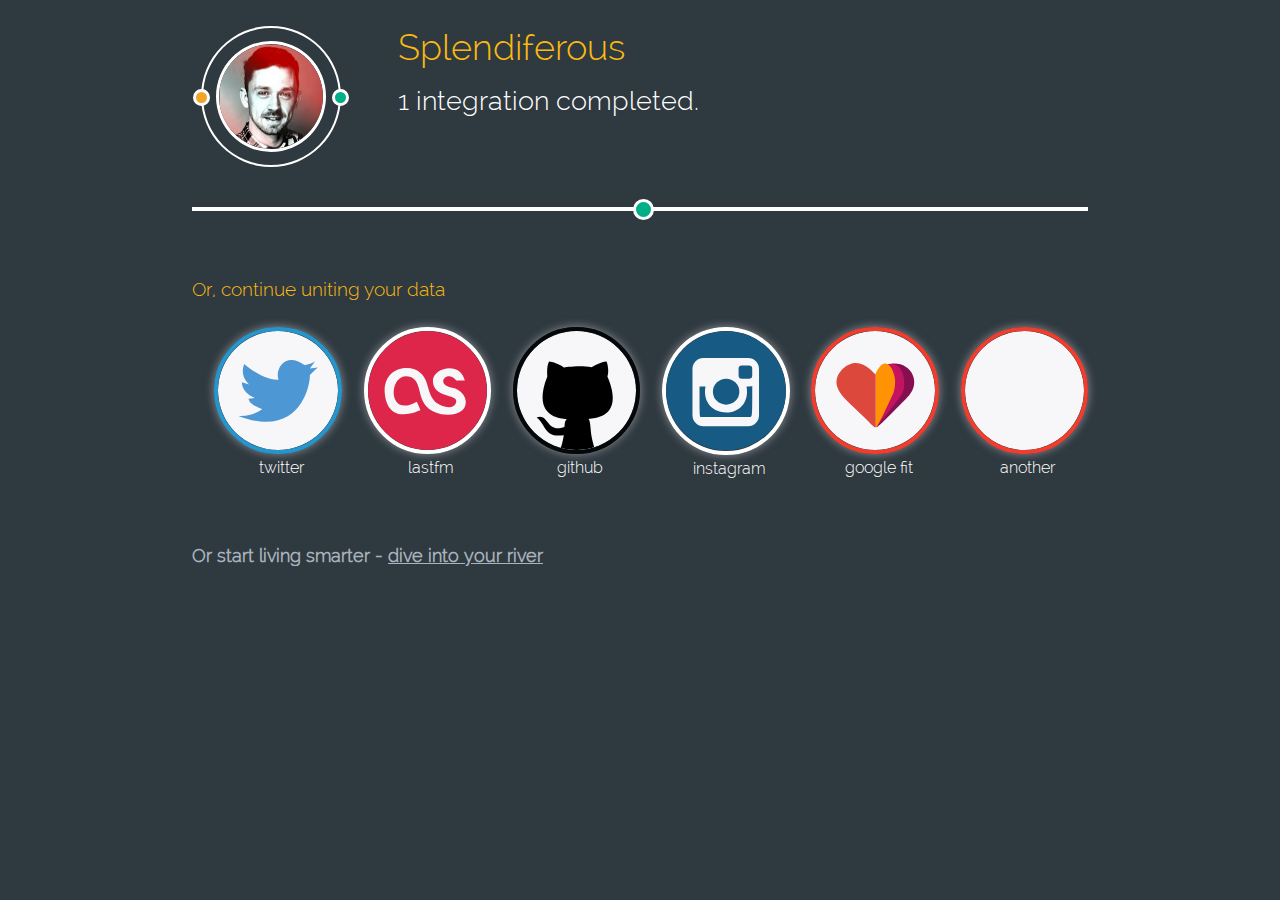
<file: visit-counter-welcome-screen/integration-page-with-drive-into-link.html>
<!DOCTYPE html>
<html>
<head>
<meta charset="utf-8">    
<meta name="viewport" content="width=device-width, initial-scale=1.0" />   
<meta http-equiv="X-UA-Compatible" content="IE=Edge,chrome=1">
<title>Layout</title>
<link rel="stylesheet" type="text/css" href="css/layout.css">
<link rel="stylesheet" type="text/css" href="css/twitter-integration.css">
</head>
<script type="text/javascript" src="js/jquery-1.7.2.min.js"></script>
<script type="text/javascript">
$( document ).ready(function() {
	//Remove below comment to see tick image overlay
		$(".link").click(function(){
			$(this.children[1]).toggle();
			$(this.children[0]).toggleClass("tick-overlay-border");
	});
	
});

</script>
<body>
	<div class="wrapper">
		<div class="welcome-container">
			<div class="logo integrationlogo left-aligned">
				<img src="images/avatar.png" class="integration-logo-img white-border-three-pixle">
				<div class="left-dot dot"></div>
				<div class="right-dot dot"></div>
			</div>
			<div class="welcome-message left-aligned">
				<div class="welcome-message-wrapper">
				<h1 class="orange-color welcome-heading">
					Splendiferous
				</h1>
				<p class="welcome-details">
					1 integration completed.
				</p>
				</div>
			</div>
		</div>	
		<div class="divider">
			<div class="middle-dot-container">
				<span class="middle-dot"></span>
			</div>
		</div>	
			<p class="padding-top-three-percent paragraph-text ">Or, continue uniting your data </p>
		<div class="social-container">
			<div class="social-img-container">
				<a href="#" class="link">
					<img src="images/twittericon.svg" class="social-img twitter" tabindex="0">
					<img src="images/tick.svg" class="social-img tick">
				</a>
				<span class="social-group-title">twitter</span>
			</div>
			<div class="social-img-container" >
				<a href="#" class="link">
					<img src="images/lastfmicon.svg" class="social-img last-fm" tabindex="0">
					<img src="images/tick.svg" class="social-img tick">
				</a>
				<span class="social-group-title">lastfm</span>
			</div>
			<div class="social-img-container" >
				<a href="#" class="link">
					<img src="images/githubicon.svg" class="social-img github" tabindex="0">
					<img src="images/tick.svg" class="social-img tick">
				</a>	
				<span class="social-group-title">github</span>
			</div>
			<div class="social-img-container">
				<a href="#" class="link">
					<img src="images/instagramicon.svg" class="social-img instagram" tabindex="0">
					<img src="images/tick.svg" class="social-img tick">
				</a>	
				<span class="social-group-title">instagram</span>
			</div>
			<div class="social-img-container">
				<a href="#" class="link">
					<img src="images/googlefiticon.svg" class="social-img google-fit" tabindex="0">
					<img src="images/tick.svg" class="social-img tick">
				</a>	
				<span class="social-group-title">google fit</span>
			</div>
			<div class="social-img-container">
				<a href="#" class="link">
					<img src="images/another.svg" class="social-img another" tabindex="0">
					<img src="images/tick.svg" class="social-img tick">
				</a>	
				<span class="social-group-title">another</span>
			</div>

		</div>
		<div class="clear-both"></div>
		<!--Put condition here to show link -->
		<a href="#" class="footer-link">Or start living smarter - <span class="underline">dive into your river</span></a>
		<!--conditional code ends here -->
	</div>
</body>
</html>
</file>
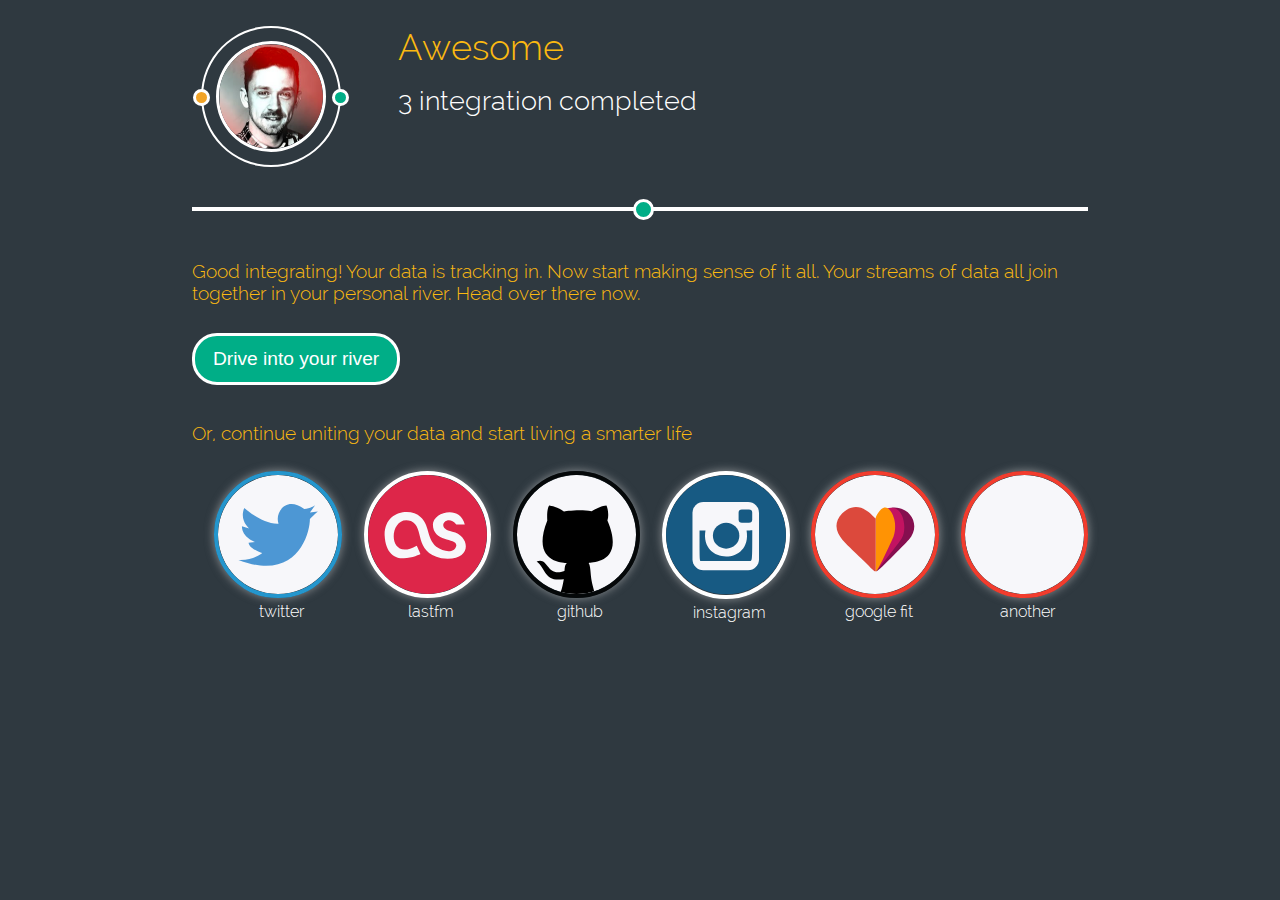
<file: visit-counter-welcome-screen/integration-with-drive-into-btn.html>
<!DOCTYPE html>
<html>
<head>
<meta charset="utf-8">    
<meta name="viewport" content="width=device-width, initial-scale=1.0" />   
<meta http-equiv="X-UA-Compatible" content="IE=Edge,chrome=1">
<title>Layout</title>
<link rel="stylesheet" type="text/css" href="css/layout.css">
<link rel="stylesheet" type="text/css" href="css/twitter-integration.css">
</head>
<script type="text/javascript" src="js/jquery-1.7.2.min.js"></script>
<script type="text/javascript">
$( document ).ready(function() {
	//Remove below comment to see tick image overlay
		$(".link").click(function(){
			$(this.children[1]).toggle();
			$(this.children[0]).toggleClass("tick-overlay-border");
	});
	
});

</script>
<body>
	<div class="wrapper">
		<div class="welcome-container">
			<div class="logo integrationlogo left-aligned">
				<img src="images/avatar.png" class="integration-logo-img white-border-three-pixle">
				<div class="left-dot dot"></div>
				<div class="right-dot dot"></div>
			</div>
			<div class="welcome-message left-aligned">
				<div class="welcome-message-wrapper">
				<h1 class="orange-color welcome-heading">
					Awesome 
				</h1>
				<p class="welcome-details">
					3 integration completed
				</p>
				</div>
			</div>
		</div>	
		<div class="divider">
			<div class="middle-dot-container">
				<span class="middle-dot"></span>
			</div>
		</div>	
			<p class="padding-one-percent paragraph-text">Good integrating! Your data is tracking in. Now start making sense of it all. Your streams of data all join together in your personal river. Head over there now.</p>
			<button class="custom-button left-aligned">Drive into your river</button>
			<div class="clear-both"></div>
			<p class="padding-top-three-percent paragraph-text ">Or, continue uniting your data and start living a smarter life</p>
		<div class="social-container">
			<div class="social-img-container">
				<a href="#" class="link">
					<img src="images/twittericon.svg" class="social-img twitter" tabindex="0">
					<img src="images/tick.svg" class="social-img tick">
				</a>
				<span class="social-group-title">twitter</span>
			</div>
			<div class="social-img-container" >
				<a href="#" class="link">
					<img src="images/lastfmicon.svg" class="social-img last-fm" tabindex="0">
					<img src="images/tick.svg" class="social-img tick">
				</a>
				<span class="social-group-title">lastfm</span>
			</div>
			<div class="social-img-container" >
				<a href="#" class="link">
					<img src="images/githubicon.svg" class="social-img github" tabindex="0">
					<img src="images/tick.svg" class="social-img tick">
				</a>	
				<span class="social-group-title">github</span>
			</div>
			<div class="social-img-container">
				<a href="#" class="link">
					<img src="images/instagramicon.svg" class="social-img instagram" tabindex="0">
					<img src="images/tick.svg" class="social-img tick">
				</a>	
				<span class="social-group-title">instagram</span>
			</div>
			<div class="social-img-container">
				<a href="#" class="link">
					<img src="images/googlefiticon.svg" class="social-img google-fit" tabindex="0">
					<img src="images/tick.svg" class="social-img tick">
				</a>	
				<span class="social-group-title">google fit</span>
			</div>
			<div class="social-img-container">
				<a href="#" class="link">
					<img src="images/another.svg" class="social-img another" tabindex="0">
					<img src="images/tick.svg" class="social-img tick">
				</a>	
				<span class="social-group-title">another</span>
			</div>

		</div>
	</div>
</body>
</html>
</file>
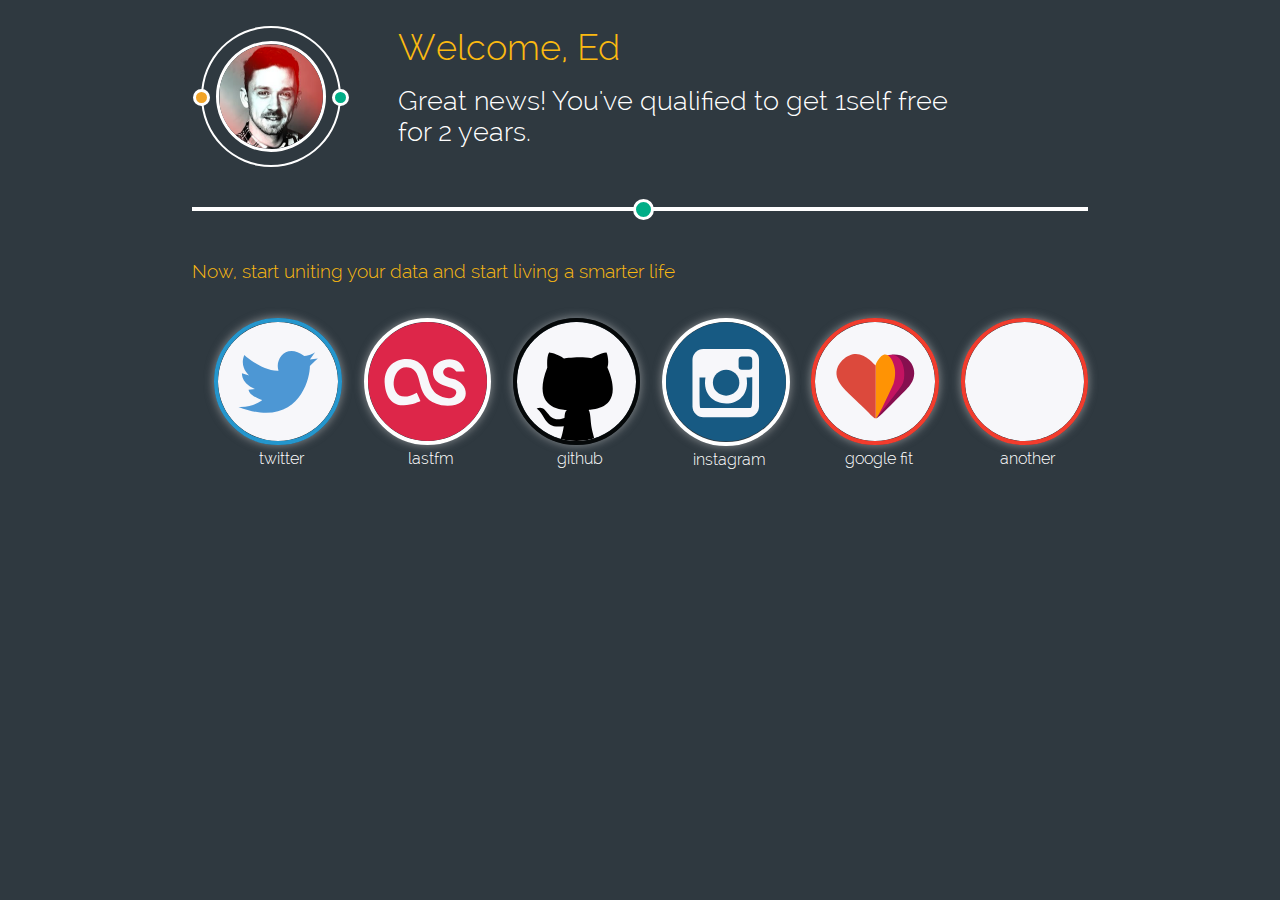
<file: visit-counter-welcome-screen/layout.html>
<!DOCTYPE html>
<html>
<head>
<meta charset="utf-8">    
<meta name="viewport" content="width=device-width, initial-scale=1.0" />   
<meta http-equiv="X-UA-Compatible" content="IE=Edge,chrome=1">
<title>Layout</title>
<link rel="stylesheet" type="text/css" href="css/layout.css">
<link rel="stylesheet" type="text/css" href="css/twitter-integration.css">
</head>
<script type="text/javascript" src="js/jquery-1.7.2.min.js"></script>
<script type="text/javascript">
$( document ).ready(function() {
	//Remove below comment to see tick image overlay
		$(".link").click(function(){
			$(this.children[1]).toggle();
			$(this.children[0]).toggleClass("tick-overlay-border");
	});
	
});

</script>
<body>
	<div class="wrapper">
		<div class="welcome-container">
			<!-- <div class="logo left-aligned">
				<div class="dot left-dot"></div>
				<img src="images/avatar.png" class="avatar">
				<div class="dot right-dot"></div>
			</div> -->

			<div class="logo integrationlogo left-aligned">
				<img src="images/avatar.png" class="integration-logo-img white-border-three-pixle">
				<div class="left-dot dot"></div>
				<div class="right-dot dot"></div>
			</div>
			<div class="welcome-message left-aligned">
				<div class="welcome-message-wrapper">
				<h1 class="orange-color welcome-heading">
					Welcome, <span>Ed</span>
				</h1>
				<p class="welcome-details">
					Great news! You've qualified to get 1self free for 2 years.
				</p>
				</div>
			</div>
		</div>	
		<div class="divider">
			<div class="middle-dot-container">
				<span class="middle-dot"></span>
			</div>
		</div>	
		<p class="padding-one-percent paragraph-text">Now, start uniting your data and start living a smarter life</p>
		<div class="social-container">
			<div class="social-img-container">
				<a href="#" class="link">
					<img src="images/twittericon.svg" class="social-img twitter" tabindex="0">
					<img src="images/tick.svg" class="social-img tick">
				</a>
				<span class="social-group-title">twitter</span>
			</div>
			<div class="social-img-container" >
				<a href="#" class="link">
					<img src="images/lastfmicon.svg" class="social-img last-fm" tabindex="0">
					<img src="images/tick.svg" class="social-img tick">
				</a>
				<span class="social-group-title">lastfm</span>
			</div>
			<div class="social-img-container" >
				<a href="#" class="link">
					<img src="images/githubicon.svg" class="social-img github" tabindex="0">
					<img src="images/tick.svg" class="social-img tick">
				</a>	
				<span class="social-group-title">github</span>
			</div>
			<div class="social-img-container">
				<a href="#" class="link">
					<img src="images/instagramicon.svg" class="social-img instagram" tabindex="0">
					<img src="images/tick.svg" class="social-img tick">
				</a>	
				<span class="social-group-title">instagram</span>
			</div>
			<div class="social-img-container">
				<a href="#" class="link">
					<img src="images/googlefiticon.svg" class="social-img google-fit" tabindex="0">
					<img src="images/tick.svg" class="social-img tick">
				</a>	
				<span class="social-group-title">google fit</span>
			</div>
			<div class="social-img-container">
				<a href="#" class="link">
					<img src="images/another.svg" class="social-img another" tabindex="0">
					<img src="images/tick.svg" class="social-img tick">
				</a>	
				<span class="social-group-title">another</span>
			</div>

		</div>
	</div>
</body>
</html>
</file>
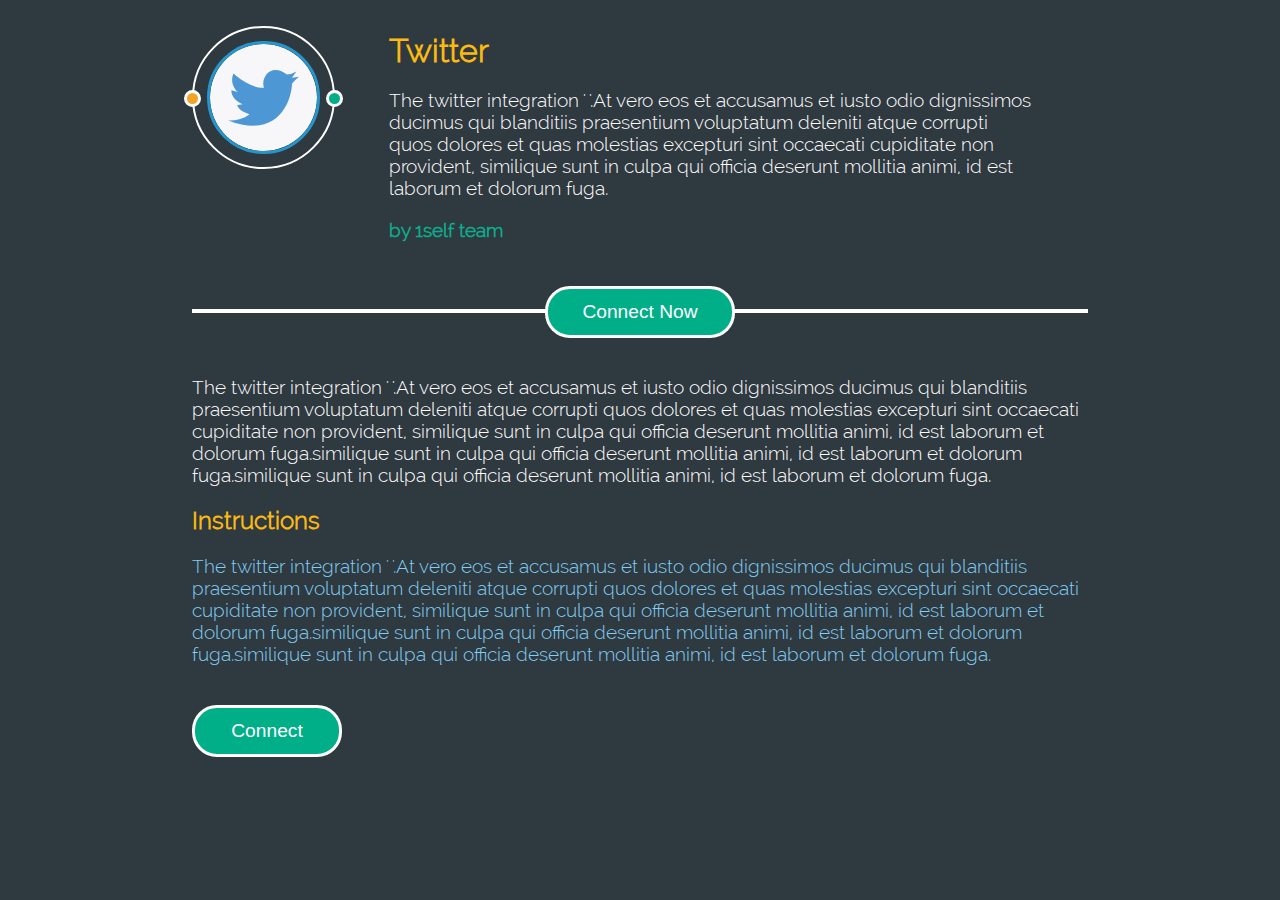
<file: visit-counter-welcome-screen/twitter-integration.html>
<!DOCTYPE html>
<html>
<head>
<meta charset="utf-8">    
<meta name="viewport" content="width=device-width, initial-scale=1.0" />   
<meta http-equiv="X-UA-Compatible" content="IE=Edge,chrome=1">
<title>Layout</title>
<link rel="stylesheet" type="text/css" href="css/layout.css">
<link rel="stylesheet" type="text/css" href="css/twitter-integration.css">


</head>
<script type="text/javascript" src="js/jquery-1.7.2.min.js"></script>
<body>
	<div class="wrapper integration-wrapper">
			<div class="logo integrationlogo left-aligned">
				<img src="images/twittericon.svg" class="integration-logo-img twitter-hero-logo-border">
				<div class="left-dot dot"></div>
				<div class="right-dot dot"></div>
			</div>
			<div class="integration-message left-aligned">
				<h1 class="orange-color">Twitter</h1>
				<p class="custom-paragraph-text">
					The twitter integration ' '.At vero eos et accusamus et iusto odio dignissimos ducimus qui blanditiis praesentium voluptatum deleniti atque corrupti quos dolores et quas molestias excepturi sint occaecati cupiditate non provident, similique sunt in culpa qui officia deserunt mollitia animi, id est laborum et dolorum fuga.
				</p>
				<p></p>
				<span class="green-color custom-paragraph-text bold">by 1self team</span>					
			</div>
			<div class="clear-both"></div>
			<div class="divider">
				<div class="connect-now-btn-container">
					<button class="custom-button connect-now-btn absolute">Connect Now</button>
				</div>
			</div>
			<P class="custom-paragraph-text">
				The twitter integration ' '.At vero eos et accusamus et iusto odio dignissimos ducimus qui blanditiis praesentium voluptatum deleniti atque corrupti quos dolores et quas molestias excepturi sint occaecati cupiditate non provident, similique sunt in culpa qui officia deserunt mollitia animi, id est laborum et dolorum fuga.similique sunt in culpa qui officia deserunt mollitia animi, id est laborum et dolorum fuga.similique sunt in culpa qui officia deserunt mollitia animi, id est laborum et dolorum fuga.
			</P>
			<h2 class="orange-color">Instructions</h2>
			<P class="custom-paragraph-text blue-color">
				The twitter integration ' '.At vero eos et accusamus et iusto odio dignissimos ducimus qui blanditiis praesentium voluptatum deleniti atque corrupti quos dolores et quas molestias excepturi sint occaecati cupiditate non provident, similique sunt in culpa qui officia deserunt mollitia animi, id est laborum et dolorum fuga.similique sunt in culpa qui officia deserunt mollitia animi, id est laborum et dolorum fuga.similique sunt in culpa qui officia deserunt mollitia animi, id est laborum et dolorum fuga.
			</P>
			<button class="custom-button connect-now-btn absolute left-aligned small-btn">Connect</button>
	</div>
</body>
</html>
</file>
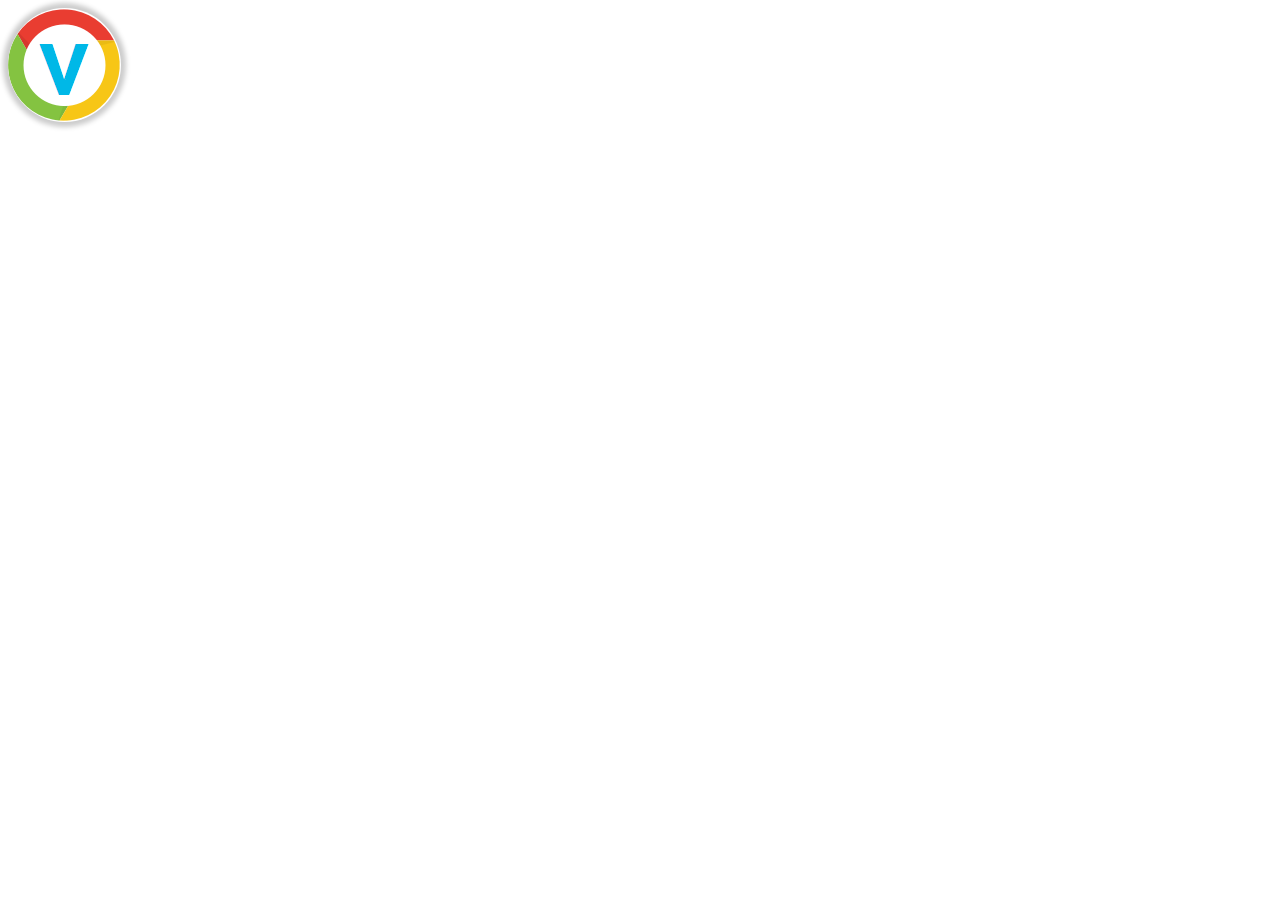
<file: visit-counter/visit-counter/circular-shadow.html>
<!DOCTYPE html>
<html>
<head>
<style> 
img{
	 box-shadow: 0 0 5px 5px #ccc; 
	 border-radius: 50%;
}
</style>
<script type="text/javascript" src="js/jquery-1.7.2.min.js"></script>
<script type="text/javascript">
 
 $( document ).ready(function() {
   $( "img" ).click(function() {
            $("img").css({"box-shadow":"none"});

        });
        
 
});
 


</script>
</head>
<body>
<div>
<img src="images/visit-counter-icon.png">
</div>

</body>
</html>
</file>
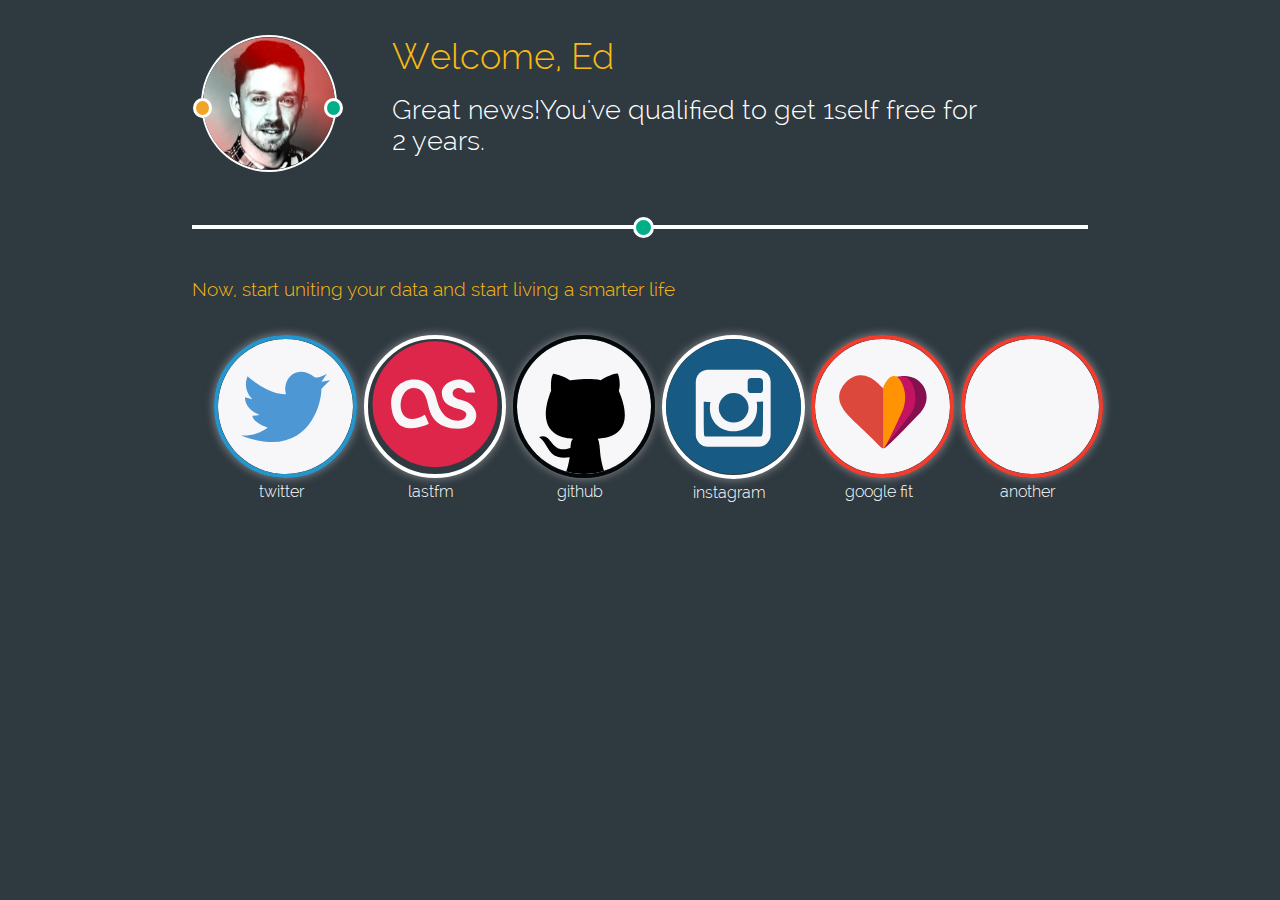
<file: visit-counter/visit-counter/layout.html>
<!DOCTYPE html>
<html>
<head>
<meta charset="utf-8">    
<meta name="viewport" content="width=device-width, initial-scale=1.0" />   
<meta http-equiv="X-UA-Compatible" content="IE=Edge,chrome=1">
<title>Layout</title>
<link rel="stylesheet" type="text/css" href="css/layout.css">
</head>
<script type="text/javascript" src="js/jquery-1.7.2.min.js"></script>
<script type="text/javascript">
$( document ).ready(function() {
		$(".link").click(function(){
			$(".social-img").removeClass("box-shadow-none");
			var currentElement = this;
			$(this.children).addClass("box-shadow-none");
	});
	
});

</script>
<body>
	<div class="wrapper">
		<div class="welcome-container">
			<div class="logo left-aligned">
				<div class="dot left-dot"></div>
				<img src="images/avatar.png" class="avatar">
				<div class="dot right-dot"></div>
			</div>
			<div class="welcome-message left-aligned">
				<div class="welcome-message-wrapper">
				<h1 class="orange-color welcome-heading">
					Welcome, <span>Ed</span>
				</h1>
				<p class="welcome-details">
					Great news!You've qualified to get 1self free for 2 years.
				</p>
				</div>
			</div>
		</div>	
		<div class="divider">
			<div class="middle-dot-container">
				<span class="middle-dot"></span>
			</div>
		</div>	
		<p class="padding-one-percent paragraph-text">Now, start uniting your data and start living a smarter life</p>
		<div class="social-container">
			<div class="social-img-container">
				<a href="#" class="link">
					<img src="images/twittericon.svg" class="social-img twitter">
				</a>
				<span class="social-group-title">twitter</span>
			</div>
			<div class="social-img-container" >
				<a href="#" class="link">
					<img src="images/lastfmicon.svg" class="social-img last-fm">
				</a>
				<span class="social-group-title">lastfm</span>
			</div>
			<div class="social-img-container" >
				<a href="#" class="link">
					<img src="images/githubicon.svg" class="social-img github">
				</a>	
				<span class="social-group-title">github</span>
			</div>
			<div class="social-img-container">
				<a href="#" class="link">
					<img src="images/instagramicon.svg" class="social-img instagram">
				</a>	
				<span class="social-group-title">instagram</span>
			</div>
			<div class="social-img-container">
				<a href="#" class="link">
					<img src="images/googlefiticon.svg" class="social-img google-fit">
				</a>	
				<span class="social-group-title">google fit</span>
			</div>
			<div class="social-img-container">
				<a href="#" class="link">
					<img src="images/another.svg" class="social-img another">
				</a>	
				<span class="social-group-title">another</span>
			</div>

		</div>
	</div>
</body>
</html>
</file>
<file: visit-counter-welcome-screen/css/layout.css>
*{
	margin: 0;
	padding: 0;
}
fieldset,img { 
	border:0;
}
ol,ul {
	list-style:none;
}

@font-face {
    font-family: raleway-regular;
    src: url(../fonts/Raleway-Regular.ttf);
}
@font-face {
    font-family: raleway-light;
    src: url(../fonts/Raleway-Light.ttf);
}
@font-face {
    font-family: raleway-bold;
    src: url(../fonts/Raleway-bold.ttf);
}
body{
	width: 100%;
	font-family: raleway-light;
	background: #2f3940;
	color: #fff;
	font-size: 16px;
}
a{
	text-decoration: none;
}
*:focus {
    outline: 0;
}
.left-aligned{
	float: left;
}
.wrapper{
	width: 70%;
	margin:0 auto;
	padding: 2%;
}
.logo{
	position: relative;
	width: 15%;
}
.avatar{
	border: 2px solid #fff;
	width: 100%;
	border-radius: 50%;
}
.welcome-message{
	width: 81%;
}
.dot{
	position: absolute;
	border: 3px solid #fff;
	top: 45%;
	border-radius: 50%;
}
.left-dot{
	background: #f2a427;
}
.right-dot,.middle-dot,.custom-button{
	background: #00ae87;
}
.welcome-message-wrapper{
	width: 80%;
	margin:0 8%;
}
.orange-color,.paragraph-text{
	color: #fbb911;
}
.welcome-message-wrapper{
	font-size: 18px;
}
.welcome-heading{
	font-size: 2em;
	font-weight: normal;
	padding: 0 0 3% 0;
}
.welcome-details{
	font-size: 1.5em;
}
.welcome-container{
	overflow: hidden;
	padding: 0 1%;
}
.divider{
	border: 2px solid #fff;
	margin: 40px 0;
	position: relative;
}
.middle-dot{
	position: absolute;
	width: 10%;
	border: 3px solid #fff;
	border-radius: 50%;
	padding-bottom: 10%;
	margin-left: -5%;
}
.middle-dot-container{
	width: 150px;
	margin: 0 auto;
	position: relative;
	margin-top: -10px;
	text-align: center;
}
.paragraph-text{
	font-size: 1.2em;
	text-align: left;
}
.padding-one-percent{
	padding: 1% 0;
}
.social-img{
	width: 80%;
	margin: 0 15%;
	border-radius: 50%;
	box-shadow: 0 0 8px 1px rgba(204,204,204,0.5);
}
.social-img-container{
	width:16.66%; 
	float: left;
	margin: 3% 0;
	position: relative;
}
.social-group-title {
	text-align: center;
	width: 100%;
	display: inline-block;
	margin: 0 10%;
}
.twitter{
	border: 4px solid #2496cd;
}
.twitter-hero-logo-border{
	border: 3px solid #2496cd;
}
.last-fm,.instagram{
	border: 4px solid #ffffff;
}
.white-border-three-pixle{
	border: 3px solid #ffffff;	
}
.github{
	border: 4px solid #050809;	
}
.google-fit,.another{
	border: 4px solid #f23c2d;	
}
.box-shadow-none{
	box-shadow: none;
}
.tick {
	opacity: 0.95;
	box-shadow: none;
	position: absolute;
	top: 0;
	border: 4px solid rgba(0,174,135,0.9);
	display: none;
}
.tick-overlay-border{
	border: 4px solid rgba(0,174,135,0.9);
}
.social-img:focus{
	box-shadow: none;
}
.custom-button{
	border-radius: 7px;
	border: 3px solid #fff;
	color: #fff;
	font-size: 1.2em;
	padding: 12px 2%;
	display: block;
	margin: 20px auto 10px;
	border-radius: 25px;
}
.underline{
	text-decoration: underline;
}
.footer-link{
	font-size: 1.1em;
	color: #a9b2bd;
	font-weight: bold;
	text-align: left;
	display: block;
	width: 100%;
	overflow: hidden;
	margin: 40px 0;
	text-align: left;
}
.clear-both{
	clear: both;
}
.padding-top-three-percent{
	padding: 3% 0 0 0;
}
@media screen and (max-width: 960px) {}
@media screen and (max-width: 640px) {
	.logo{
		width: 80%;
	}
	.welcome-message,.welcome-message-wrapper{
		width: 100%;
	}
	.social-img{
		width: 90%;
	}
	.logo,.welcome-message{
		float: none;
		margin: 0 auto;
	}
	.welcome-message-wrapper{
		text-align: center;
		font-size: 12px;
	}
	.welcome-message-wrapper{
		margin: 2% 0;
	}
	.social-img-container{
		width: 40%;
		margin: 2.5%;
	}
	.social-container{
		margin: 30px 0;
	}
}
@media screen and (max-width: 319px) {
	body{
		width: 320px;
	}

}
</file>
<file: visit-counter-welcome-screen/css/twitter-integration.css>
.integrationlogo{
	border-radius: 50%;
	height: 16%;
	padding: 1.5%;
	border: 2px solid #fff;
	width: 16%;
}
.integrationlogo,.integration-message{
	box-sizing:border-box;
}
.integration-message{
	width: 84%;
	padding: 6px 6%;
}
.integration-logo-img{
	width: 100%;
	border-radius: 50%;
	vertical-align: middle;
	box-sizing: border-box;
}
.integrationlogo .dot{
	width: 8%;
	height: 8%;
}
.integrationlogo .left-dot{
	left: -7%;
}
.integrationlogo .right-dot{
	right: -7%;
}
.custom-paragraph-text{
	font-size: 1.2em;
	margin:20px 0;
}
.green-color{
	color: #0dac8b;
}
.bold{
	font-weight: bold;
}
.connect-now-btn-container{
	margin: -45px auto;
}
.connect-now-btn,.connect-now-btn-container{
	width: 190px;
	position: relative;
}
.connect-now-btn{
	border: 3px solid #fff;
}
.integration-wrapper .divider{
		margin: 7% 0;
	}
.small-btn{
	width: 150px;
}
.blue-color{
	color: #80cff4;
}


@media screen and (max-width: 960px) {
	body{
		font-size: 15px;
	}
	.wrapper{
		width: 85%;
	}
}
@media screen and (max-width: 640px) {

	.integration-wrapper{
		width: 70%;
	}
	.integrationlogo{
		width: 80%;
		padding: 5.5%;
	}
	.integration-message{
		width: 98%;
	}
	.integrationlogo .left-dot {
		left: -6%;
	}
	.integrationlogo .right-dot {
		right: -6%;
	}
	.integration-wrapper .divider{
		border: none;
	}
	.connect-now-btn-container{
		margin:0 auto;
	}
}
@media screen and (max-width: 420px) {

	.integration-wrapper{
		width: 90%;
	}
	body{
		font-size: 14px;
	}
	
}
</file>
<file: visit-counter/visit-counter/css/layout.css>
*{
	margin: 0;
	padding: 0;
}
fieldset,img { 
	border:0;
}
ol,ul {
	list-style:none;
}

@font-face {
    font-family: raleway-regular;
    src: url(../fonts/Raleway-Regular.ttf);
}
@font-face {
    font-family: raleway-light;
    src: url(../fonts/Raleway-Light.ttf);
}
@font-face {
    font-family: raleway-bold;
    src: url(../fonts/Raleway-bold.ttf);
}
body{
	width: 100%;
	font-family: raleway-light;
	background: #2f3940;
	color: #fff;
	font-size: 16px;
}
*:focus {
    outline: 0;
}
.left-aligned{
	float: left;
}
.wrapper{
	width: 70%;
	margin:0 auto;
	padding: 2%;
}
.logo{
	position: relative;
	width: 15%;
}
.avatar{
	border: 2px solid #fff;
	width: 100%;
	border-radius: 50%;
}
.welcome-message{
	width: 85%;
}
.dot{
	position: absolute;
	width: 10%;
	background: red;
	height: 10%;
	border: 3px solid #fff;
	top: 45%;
	border-radius: 50%;
}
.left-dot{
	left: -6%;
	background: #f2a427;
}
.right-dot,.middle-dot{
	background: #00ae87;
}
.right-dot{
	right: -8%;

}
.welcome-message-wrapper{
	width: 80%;
	margin:0 8%;
}
.orange-color,.paragraph-text{
	color: #fbb911;
}
.welcome-message-wrapper{
	font-size: 18px;
}
.welcome-heading{
	font-size: 2em;
	font-weight: normal;
	padding: 0 0 3% 0;
}
.welcome-details{
	font-size: 1.5em;
}
.welcome-container{
	overflow: hidden;
	padding: 1%;
}
.divider{
	border: 2px solid #fff;
	margin: 40px 0;
	position: relative;
}
.middle-dot{
	position: absolute;
	width: 10%;
	border: 3px solid #fff;
	border-radius: 50%;
	padding-bottom: 10%;
	margin-left: -5%;
}
.middle-dot-container{
	width: 150px;
	margin: 0 auto;
	position: relative;
	margin-top: -10px;
	text-align: center;
}
.paragraph-text{
	font-size: 1.2em;
}
.padding-one-percent{
	padding: 1% 0;
}
.social-img{
	width: 90%;
	margin: 0 15%;
	border: 2px solid red;
	border-radius: 50%;
	box-shadow: 0 0 8px 1px rgba(204,204,204,0.5);
}
.social-img-container{
	width:16.66%; 
	float: left;
	margin: 3% 0;
}
.social-group-title {
	text-align: center;
	width: 100%;
	display: inline-block;
	margin: 0 10%;
}
.twitter{
	border: 4px solid #2496cd;
}
.last-fm,.instagram{
	border: 4px solid #ffffff;
}
.github{
	border: 4px solid #050809;	
}
.google-fit,.another{
	border: 4px solid #f23c2d;	
}

.box-shadow-none{
	box-shadow: none;
}
@media screen and (max-width: 960px) {}
@media screen and (max-width: 640px) {
	.logo{
		width: 80%;
	}
	.welcome-message,.welcome-message-wrapper{
		width: 100%;
	}

	.logo,.welcome-message{
		float: none;
		margin: 0 auto;
	}
	.welcome-message-wrapper{
		text-align: center;
		font-size: 12px;
	}
	.welcome-message-wrapper{
		margin: 2% 0;
	}
	.social-img-container{
		width: 40%;
		margin: 2.5%;
	}
}
@media screen and (max-width: 319px) {
	body{
		width: 320px;
	}

}
</file>
